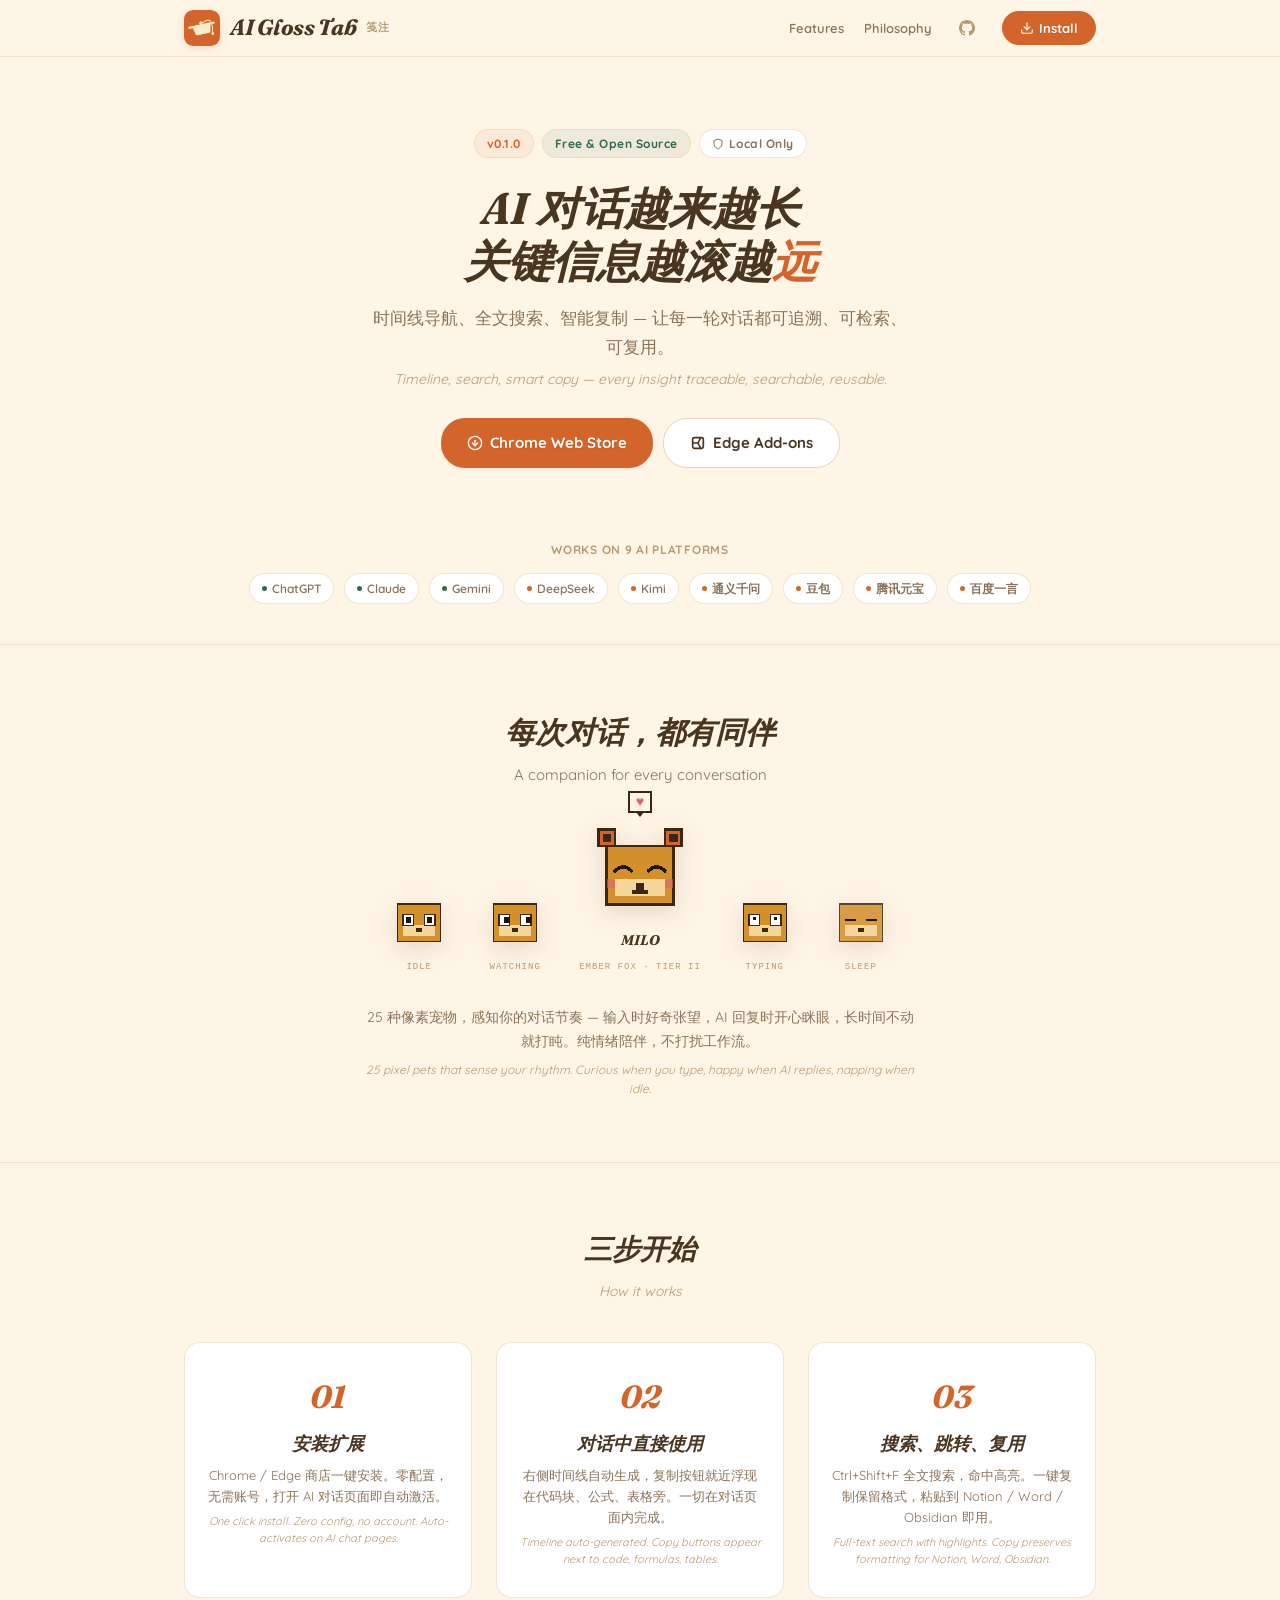
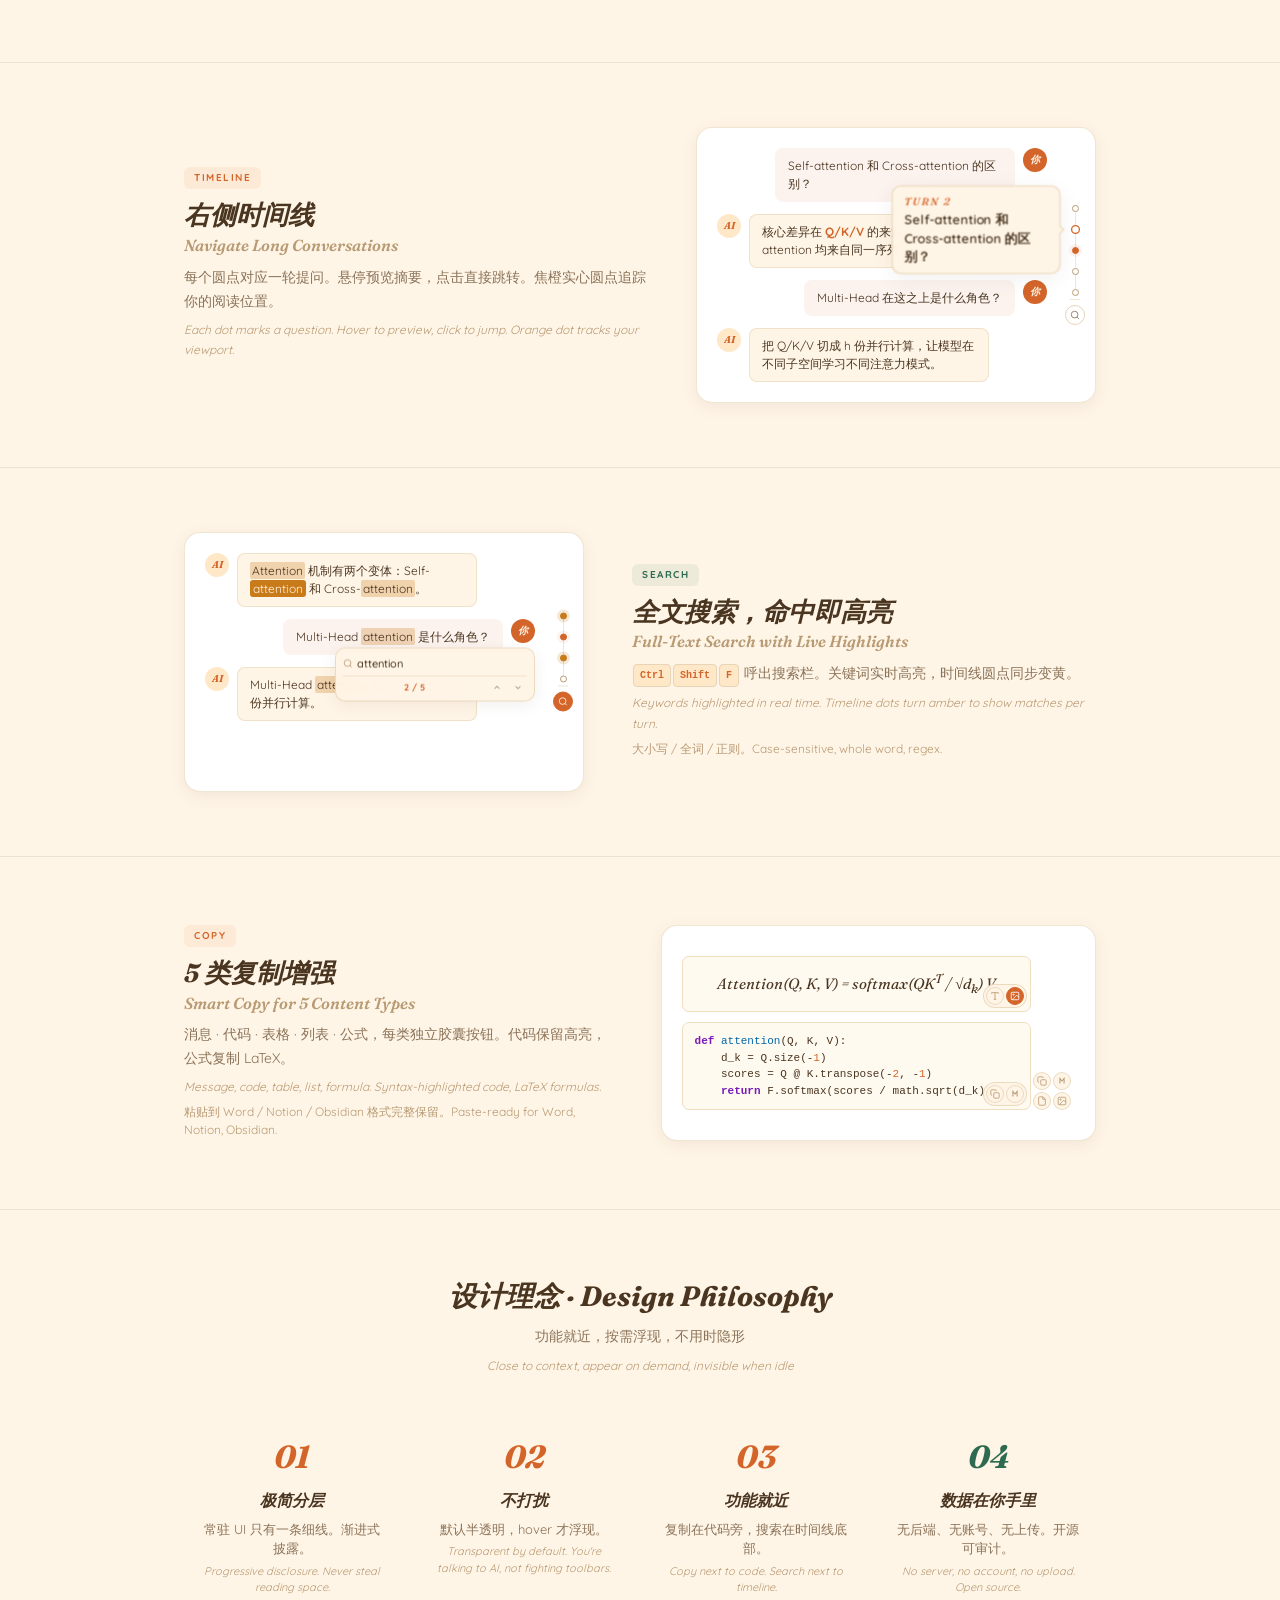
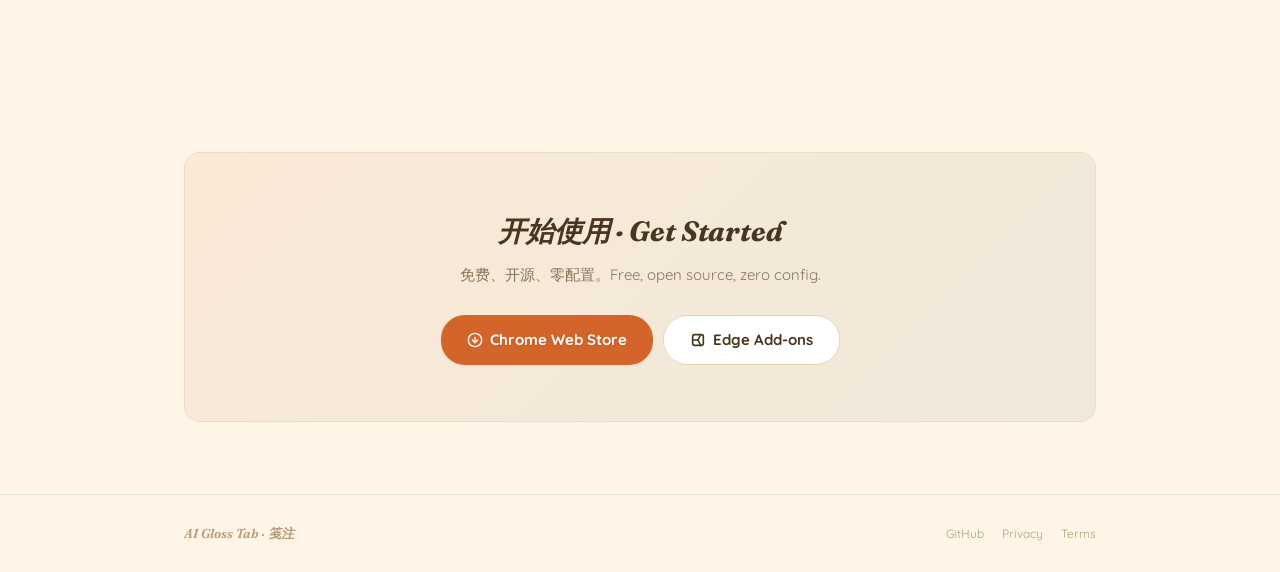
<file: index.html>
<!DOCTYPE html>
<html lang="zh">
<head>
<meta charset="UTF-8">
<meta name="viewport" content="width=device-width, initial-scale=1.0">
<title>AI Gloss Tab - 为 AI 对话做笺注的效率工具</title>
<meta name="description" content="Chrome / Edge 浏览器扩展，为 ChatGPT / Claude / Gemini 等 AI 对话页面提供时间线导航、全文搜索和复制增强。免费、开源、数据全部本地存储。">
<link rel="icon" type="image/png" href="icon-128.png">
<link rel="preconnect" href="https://fonts.googleapis.com">
<link rel="preconnect" href="https://fonts.gstatic.com" crossorigin>
<link href="https://fonts.googleapis.com/css2?family=Fraunces:ital,wght@0,400;0,700;1,400;1,700&family=Quicksand:wght@400;500;600;700&display=swap" rel="stylesheet">
<style>
*, *::before, *::after { margin: 0; padding: 0; box-sizing: border-box; }
:root {
  --canvas:#FFF5E6;--surface:#FFFFFF;--surface-hover:#FFF0D9;--overlay:#FFE8C8;
  --border:#E8D4B6;--border-muted:rgba(232,212,182,0.6);
  --t1:#4A3520;--t2:#8A7258;--t3:#B89A74;
  --accent:#D4652A;--accent-hover:#C4551E;--accent-muted:rgba(212,101,42,0.08);
  --green:#2D6A4F;--green-muted:rgba(45,106,79,0.08);
  --warn:#C97B1A;--mood:#E85D7C;
  --sep:rgba(74,53,32,0.1);
  --sh-sm:0 1px 3px rgba(74,53,32,0.06);--sh-md:0 4px 16px rgba(74,53,32,0.08);--sh-lg:0 8px 32px rgba(74,53,32,0.12);
  --mat:rgba(255,245,230,0.88);--mat-b:rgba(232,212,182,0.5);
  --glass:rgba(255,245,230,0.95);--glass-b:rgba(232,212,182,0.8);
  --code-bg:#FFFAF0;--code-border:#EFDFC0;
  --fd:'Fraunces','Georgia',serif;--fs:'Quicksand',-apple-system,'PingFang SC','Noto Sans SC',sans-serif;--fm:'Menlo','Monaco','Consolas',monospace;
  --r-sm:8px;--r-md:12px;--r-lg:16px;--r-pill:24px;
}
@media(prefers-color-scheme:dark){:root{
  --canvas:#1A1510;--surface:#242018;--surface-hover:#2E2820;--overlay:#38302A;
  --border:#4A3D30;--border-muted:rgba(74,61,48,0.6);
  --t1:#F0E6D4;--t2:#B89A74;--t3:#7A6550;
  --accent:#E8853D;--accent-hover:#D4752D;--accent-muted:rgba(232,133,61,0.1);
  --green:#4CAF7A;--green-muted:rgba(76,175,122,0.1);--warn:#E0A030;
  --sep:rgba(240,230,212,0.08);
  --sh-sm:0 1px 3px rgba(0,0,0,0.15);--sh-md:0 4px 16px rgba(0,0,0,0.2);--sh-lg:0 8px 32px rgba(0,0,0,0.25);
  --mat:rgba(26,21,16,0.88);--mat-b:rgba(74,61,48,0.5);
  --glass:rgba(36,32,24,0.95);--glass-b:rgba(74,61,48,0.8);
  --code-bg:#2E2820;--code-border:#4A3D30;
}}
html{scroll-behavior:smooth;-webkit-font-smoothing:antialiased}
body{background:var(--canvas);color:var(--t1);font-family:var(--fs);font-size:16px;line-height:1.6}
a{color:var(--accent);text-decoration:none}a:hover{color:var(--accent-hover)}
.ctn{max-width:960px;margin:0 auto;padding:0 24px}
img.logo{width:36px;height:36px;border-radius:9px;box-shadow:0 2px 8px rgba(74,53,32,0.15)}
.nav{position:sticky;top:0;z-index:100;background:var(--mat);backdrop-filter:blur(12px);-webkit-backdrop-filter:blur(12px);border-bottom:1px solid var(--mat-b)}
.nav-in{max-width:960px;margin:0 auto;padding:0 24px;display:flex;align-items:center;height:56px;gap:12px}
.nav-brand{display:flex;align-items:center;gap:10px;font-family:var(--fd);font-style:italic;font-weight:700;font-size:22px;color:var(--t1);letter-spacing:-0.3px}
.nav-brand small{font-family:var(--fs);font-style:normal;font-size:11px;font-weight:600;color:var(--t3);letter-spacing:0.5px}
.nav-r{margin-left:auto;display:flex;align-items:center;gap:20px}
.nav-r a.link{color:var(--t2);font-size:13px;font-weight:600;transition:color .1s}.nav-r a.link:hover{color:var(--accent)}
.nav-r .gh{display:flex;align-items:center;justify-content:center;width:30px;height:30px;border-radius:50%;color:var(--t3);transition:color .1s}.nav-r .gh:hover{color:var(--t1)}
.btn-nav{padding:7px 18px;border-radius:var(--r-pill);background:var(--accent);color:#fff!important;font-family:var(--fs);font-weight:700;font-size:13px;display:inline-flex;align-items:center;gap:5px;border:none;cursor:pointer;transition:background .1s;text-shadow:0 1px 1px rgba(0,0,0,0.12)}.btn-nav:hover{background:var(--accent-hover);color:#fff!important}.btn-nav svg{width:14px;height:14px}
.hero{padding:72px 0 48px;text-align:center}
.hero-tags{display:flex;justify-content:center;gap:8px;margin-bottom:24px;flex-wrap:wrap}
.tag{display:inline-flex;align-items:center;gap:5px;padding:4px 12px;border-radius:var(--r-pill);font-size:12px;font-weight:700;letter-spacing:0.5px}
.tag.ver{background:var(--accent-muted);color:var(--accent);border:1px solid var(--border-muted)}
.tag.free{background:var(--green-muted);color:var(--green);border:1px solid var(--border-muted)}
.tag.local{background:var(--surface);color:var(--t2);border:1px solid var(--border-muted)}
.hero h1{font-family:var(--fd);font-style:italic;font-size:44px;font-weight:700;line-height:1.2;margin-bottom:16px}.hero h1 .accent{color:var(--accent)}
.hero .pain{font-size:17px;color:var(--t2);max-width:540px;margin:0 auto 6px;line-height:1.7}
.hero .pain-en{font-size:14px;color:var(--t3);font-style:italic;max-width:540px;margin:0 auto 28px}
.hero-btns{display:flex;justify-content:center;gap:10px;flex-wrap:wrap}
.btn-p{display:inline-flex;align-items:center;gap:7px;padding:12px 26px;border-radius:var(--r-pill);background:var(--accent);color:#fff!important;font-family:var(--fs);font-weight:700;font-size:15px;border:none;cursor:pointer;transition:all .2s;box-shadow:var(--sh-sm);text-shadow:0 1px 2px rgba(0,0,0,0.12)}.btn-p:hover{background:var(--accent-hover);color:#fff!important;box-shadow:var(--sh-md);transform:translateY(-1px)}
.btn-s{display:inline-flex;align-items:center;gap:7px;padding:12px 26px;border-radius:var(--r-pill);background:var(--surface);color:var(--t1);font-family:var(--fs);font-weight:700;font-size:15px;border:1px solid var(--border);cursor:pointer;transition:all .2s}.btn-s:hover{border-color:var(--accent);color:var(--accent);background:var(--surface-hover)}
.btn-p svg,.btn-s svg{width:16px;height:16px;flex-shrink:0}
.plats{padding:24px 0 40px;text-align:center;border-bottom:1px solid var(--sep)}
.plats-label{font-size:12px;font-weight:700;color:var(--t3);text-transform:uppercase;letter-spacing:.06em;margin-bottom:14px}
.plat-row{display:flex;justify-content:center;gap:10px;flex-wrap:wrap}
.plat-chip{display:inline-flex;align-items:center;gap:5px;padding:5px 12px;border-radius:var(--r-pill);background:var(--surface);border:1px solid var(--border-muted);font-size:12px;font-weight:600;color:var(--t2)}
.plat-chip .d{width:5px;height:5px;border-radius:50%}.plat-chip .d.i{background:var(--green)}.plat-chip .d.c{background:var(--accent)}
.pet-show{padding:64px 0;text-align:center}
.pet-show h2{font-family:var(--fd);font-style:italic;font-size:30px;font-weight:700;margin-bottom:6px}
.pet-show .sub{font-size:15px;color:var(--t2);margin-bottom:4px}
.pet-show .sub-en{font-size:13px;color:var(--t3);font-style:italic;margin-bottom:32px}
.pet-row{display:flex;justify-content:center;align-items:flex-end;gap:32px;flex-wrap:wrap}
.pet-card{display:flex;flex-direction:column;align-items:center;gap:8px}
.pet-card svg{filter:drop-shadow(0 6px 12px rgba(58,40,20,0.15))}
.pet-card .name{font-family:var(--fd);font-style:italic;font-size:14px;font-weight:700}
.pet-card .species{font-family:var(--fm);font-size:9px;color:var(--t3);letter-spacing:1px}
.pet-bubble{display:flex;align-items:center;justify-content:center;min-width:24px;height:22px;padding:0 6px;background:var(--glass);border:2px solid #3A2814;font-family:var(--fm);font-size:14px;font-weight:700;color:var(--mood);position:relative}.pet-bubble::after{content:'';position:absolute;left:50%;bottom:-6px;transform:translateX(-50%);border-left:4px solid transparent;border-right:4px solid transparent;border-top:5px solid #3A2814}
.pet-desc{max-width:560px;margin:32px auto 0;font-size:14px;color:var(--t2);line-height:1.7}
.pet-desc-en{max-width:560px;margin:6px auto 0;font-size:12px;color:var(--t3);font-style:italic}
.how{padding:64px 0;border-top:1px solid var(--sep)}
.how h2{font-family:var(--fd);font-style:italic;font-size:28px;font-weight:700;text-align:center;margin-bottom:8px}
.how .sub{text-align:center;font-size:14px;color:var(--t3);font-style:italic;margin-bottom:40px}
.steps{display:grid;grid-template-columns:repeat(3,1fr);gap:24px}
.step{text-align:center;padding:28px 20px;background:var(--surface);border:1px solid var(--border-muted);border-radius:var(--r-lg);transition:all .2s}.step:hover{box-shadow:var(--sh-md);transform:translateY(-2px)}
.step-num{font-family:var(--fd);font-style:italic;font-size:32px;font-weight:700;color:var(--accent);margin-bottom:8px}
.step h3{font-family:var(--fd);font-style:italic;font-size:18px;font-weight:700;margin-bottom:6px}
.step p{font-size:13px;color:var(--t2);line-height:1.6}.step .en{font-size:11px;color:var(--t3);font-style:italic;margin-top:6px}
.feat{padding:64px 0;border-top:1px solid var(--sep)}
.feat-row{display:flex;align-items:center;gap:48px}.feat-row.rev{flex-direction:row-reverse}
.feat-txt{flex:1}
.feat-txt .label{display:inline-block;font-size:10px;font-weight:700;letter-spacing:1.5px;text-transform:uppercase;padding:3px 10px;border-radius:6px;margin-bottom:10px}
.feat-txt .label.o{background:var(--accent-muted);color:var(--accent)}.feat-txt .label.g{background:var(--green-muted);color:var(--green)}
.feat-txt h2{font-family:var(--fd);font-style:italic;font-size:26px;font-weight:700;margin-bottom:10px;line-height:1.3}
.feat-txt h2 .en{font-size:16px;font-weight:600;color:var(--t3);display:block;margin-top:2px}
.feat-txt p{font-size:14px;color:var(--t2);line-height:1.7;margin-bottom:6px}
.feat-txt .enp{font-size:12px;color:var(--t3);font-style:italic;margin-bottom:6px}
.feat-txt .detail{font-size:12px;color:var(--t3);line-height:1.5}
.feat-demo{flex:0 0 400px;position:relative}
.kbd{display:inline-block;padding:2px 6px;background:var(--overlay);border:1px solid var(--border);border-radius:4px;font-family:var(--fm);font-size:10px;color:var(--accent);font-weight:600;margin:0 1px}
.demo-box{background:var(--surface);border:1px solid var(--border-muted);border-radius:var(--r-lg);padding:20px 48px 20px 20px;position:relative;box-shadow:var(--sh-md);min-height:260px;overflow:visible}
.d-chat{display:flex;flex-direction:column;gap:12px}
.d-msg{display:flex;gap:8px;align-items:flex-start}.d-msg.u{flex-direction:row-reverse}
.d-av{width:24px;height:24px;border-radius:50%;background:var(--overlay);flex-shrink:0;display:flex;align-items:center;justify-content:center;font-size:10px;font-weight:700;color:var(--accent);font-family:var(--fd);font-style:italic}
.d-msg.u .d-av{background:var(--accent);color:var(--canvas)}
.d-bb{background:var(--canvas);border:1px solid var(--border-muted);border-radius:8px;padding:8px 12px;font-size:12px;line-height:1.5;max-width:240px}
.d-msg.u .d-bb{background:var(--accent-muted);border-color:transparent}
.d-bb strong{color:var(--accent)}
ace-mark{background:rgba(201,123,26,0.28);padding:1px 2px;border-radius:2px}ace-mark.active{background:var(--warn);color:var(--canvas);padding:1px 3px;border-radius:3px}
.d-rail{position:absolute;right:10px;top:50%;transform:translateY(-50%);display:flex;flex-direction:column;align-items:center}
.d-rail .dot{width:7px;height:7px;border-radius:50%;border:1.5px solid var(--t3);background:transparent;position:relative}
.d-rail .dot.cur{border-color:var(--accent);background:var(--accent);box-shadow:0 0 0 3px var(--accent-muted)}
.d-rail .dot.hov{border-color:var(--accent);transform:scale(1.3)}
.d-rail .dot.match{border-color:var(--warn);background:var(--warn);box-shadow:0 0 0 3px rgba(201,123,26,0.18)}
.d-rail .seg{width:1px;height:14px;background:var(--border-muted)}
.d-rail .divider{width:10px;height:1px;background:var(--border-muted);margin-top:3px}
.d-rail .sbtn{width:20px;height:20px;border-radius:50%;border:1px solid var(--border);background:var(--surface);display:flex;align-items:center;justify-content:center;color:var(--t2);margin-top:5px;cursor:pointer}.d-rail .sbtn svg{width:10px;height:10px}
.d-rail .sbtn.active{background:var(--accent);border-color:var(--accent);color:var(--canvas)}
.dot-pv{position:absolute;right:14px;top:50%;transform:translateY(-50%);background:var(--glass);backdrop-filter:blur(14px);border:1px solid var(--glass-b);border-radius:7px;padding:5px 9px;min-width:130px;max-width:170px;box-shadow:var(--sh-md);z-index:30}
.dot-pv::after{content:'';position:absolute;right:-3px;top:50%;transform:translateY(-50%) rotate(45deg);width:5px;height:5px;background:var(--glass);border-right:1px solid var(--glass-b);border-top:1px solid var(--glass-b)}
.dot-pv .rnd{font-family:var(--fd);font-size:8px;font-weight:600;font-style:italic;text-transform:uppercase;letter-spacing:1px;color:var(--accent);margin-bottom:2px}
.dot-pv .q{font-size:10px;font-weight:600;color:var(--t1);line-height:1.4}
.si{position:absolute;right:38px;bottom:10px;width:200px;background:var(--glass);backdrop-filter:blur(14px);border:1.5px solid var(--glass-b);border-radius:10px;padding:5px 7px;box-shadow:var(--sh-md);z-index:15}
.si-top{display:flex;align-items:center;gap:4px;height:20px}.si-top svg{width:10px;height:10px;color:var(--t3);flex-shrink:0}
.si-top input{flex:1;background:none;border:none;outline:none;font-family:inherit;font-size:11px;font-weight:500;color:var(--t1)}
.si-bot{display:flex;align-items:center;gap:3px;height:20px;border-top:1px solid var(--border-muted);padding-top:3px;margin-top:2px}
.si-bot .cnt{flex:1;text-align:center;font-size:9px;font-weight:700;color:var(--accent);font-variant-numeric:tabular-nums}
.si-bot button{width:18px;height:18px;border-radius:4px;border:none;background:transparent;color:var(--t2);cursor:pointer;display:flex;align-items:center;justify-content:center}.si-bot button svg{width:10px;height:10px}
.demo-copy{background:var(--surface);border:1px solid var(--border-muted);border-radius:var(--r-lg);padding:20px;box-shadow:var(--sh-md)}
.dc-formula{position:relative;background:var(--code-bg);border:1px solid var(--code-border);border-radius:7px;margin:10px 0;padding:12px 16px;text-align:center;font-family:var(--fd);font-size:15px;font-style:italic}
.dc-code{position:relative;background:var(--code-bg);border:1px solid var(--code-border);border-radius:7px;margin:10px 0;overflow:visible}
.dc-code pre{padding:10px 12px;margin:0;font-family:var(--fm);font-size:11px;line-height:1.5;white-space:pre;overflow:hidden}
.dc-code .kw{color:#7A1AB8;font-weight:600}.dc-code .fn{color:#0066AA}.dc-code .str{color:var(--green)}.dc-code .num{color:var(--accent)}.dc-code .cm{color:var(--t3);font-style:italic}
.ace-s{position:absolute;bottom:3px;right:3px;display:flex;gap:2px;padding:2px;background:var(--glass);border:1px solid var(--glass-b);border-radius:12px;backdrop-filter:blur(8px);z-index:10}
.ace-b{width:18px;height:18px;border-radius:50%;border:1px solid var(--glass-b);background:var(--glass);color:var(--t3);display:flex;align-items:center;justify-content:center;flex-shrink:0}.ace-b svg{width:10px;height:10px}
.ace-b.hi{background:var(--accent);color:#fff;border-color:var(--accent)}
.ace-p{position:absolute;right:-40px;bottom:0;display:grid;grid-template-columns:18px 18px;grid-template-rows:18px 18px;gap:2px}
.phi{padding:64px 0;border-top:1px solid var(--sep)}
.phi h2{font-family:var(--fd);font-style:italic;font-size:28px;font-weight:700;text-align:center;margin-bottom:6px}
.phi .sub{text-align:center;font-size:14px;color:var(--t2);margin-bottom:8px}
.phi .sub-en{text-align:center;font-size:12px;color:var(--t3);font-style:italic;margin-bottom:36px}
.phi-grid{display:grid;grid-template-columns:repeat(4,1fr);gap:16px}
.phi-item{text-align:center;padding:20px 16px}
.phi-num{font-family:var(--fd);font-style:italic;font-size:32px;font-weight:700;color:var(--accent);margin-bottom:6px}
.phi-item h3{font-family:var(--fd);font-style:italic;font-size:16px;font-weight:700;margin-bottom:6px}
.phi-item p{font-size:13px;color:var(--t2);line-height:1.5}.phi-item .en{font-size:11px;color:var(--t3);font-style:italic;margin-top:4px}
.cta{padding:72px 0;text-align:center}
.cta-card{background:linear-gradient(135deg,var(--accent-muted) 0%,var(--green-muted) 100%);border:1px solid var(--border-muted);border-radius:var(--r-lg);padding:56px 40px}
.cta h2{font-family:var(--fd);font-style:italic;font-size:28px;font-weight:700;margin-bottom:10px}
.cta p{font-size:15px;color:var(--t2);margin-bottom:28px}
.footer{padding:28px 0;border-top:1px solid var(--sep)}
.foot-in{display:flex;align-items:center;justify-content:space-between;max-width:960px;margin:0 auto;padding:0 24px}
.foot-brand{font-family:var(--fd);font-style:italic;font-size:13px;font-weight:600;color:var(--t3)}
.foot-links{display:flex;gap:18px}.foot-links a{font-size:12px;color:var(--t3)}.foot-links a:hover{color:var(--accent)}
@media(max-width:768px){
  .hero h1{font-size:32px}.steps{grid-template-columns:1fr}
  .feat-row,.feat-row.rev{flex-direction:column}.feat-demo{flex:none;width:100%;max-width:400px}
  .phi-grid{grid-template-columns:repeat(2,1fr)}.pet-row{gap:20px}
  .nav-r a.link{display:none}.foot-in{flex-direction:column;gap:10px}
}
</style>
</head>
<body>
<nav class="nav"><div class="nav-in">
  <a href="/" class="nav-brand"><img class="logo" src="icon-128.png" alt=""><span>AI Gloss Tab</span><small>笺注</small></a>
  <div class="nav-r">
    <a href="#features" class="link">Features</a>
    <a href="#philosophy" class="link">Philosophy</a>
    <a href="https://github.com/Godvvs/gloss-tab" target="_blank" class="gh" title="GitHub"><svg width="16" height="16" viewBox="0 0 24 24" fill="currentColor"><path d="M12 0c-6.626 0-12 5.373-12 12 0 5.302 3.438 9.8 8.207 11.387.599.111.793-.261.793-.577v-2.234c-3.338.726-4.033-1.416-4.033-1.416-.546-1.387-1.333-1.756-1.333-1.756-1.089-.745.083-.729.083-.729 1.205.084 1.839 1.237 1.839 1.237 1.07 1.834 2.807 1.304 3.492.997.107-.775.418-1.305.762-1.604-2.665-.305-5.467-1.334-5.467-5.931 0-1.311.469-2.381 1.236-3.221-.124-.303-.535-1.524.117-3.176 0 0 1.008-.322 3.301 1.23.957-.266 1.983-.399 3.003-.404 1.02.005 2.047.138 3.006.404 2.291-1.552 3.297-1.23 3.297-1.23.653 1.653.242 2.874.118 3.176.77.84 1.235 1.911 1.235 3.221 0 4.609-2.807 5.624-5.479 5.921.43.372.823 1.102.823 2.222v3.293c0 .319.192.694.801.576 4.765-1.589 8.199-6.086 8.199-11.386 0-6.627-5.373-12-12-12z"/></svg></a>
    <a href="#install" class="btn-nav"><svg viewBox="0 0 24 24" fill="none" stroke="currentColor" stroke-width="2" stroke-linecap="round" stroke-linejoin="round"><path d="M21 15v4a2 2 0 0 1-2 2H5a2 2 0 0 1-2-2v-4"/><polyline points="7 10 12 15 17 10"/><line x1="12" y1="15" x2="12" y2="3"/></svg>Install</a>
  </div>
</div></nav>
<section class="hero"><div class="ctn">
  <div class="hero-tags"><span class="tag ver">v0.1.0</span><span class="tag free">Free &amp; Open Source</span><span class="tag local"><svg width="12" height="12" viewBox="0 0 24 24" fill="none" stroke="currentColor" stroke-width="2"><path d="M12 22s8-4 8-10V5l-8-3-8 3v7c0 6 8 10 8 10z"/></svg> Local Only</span></div>
  <h1>AI 对话越来越长<br>关键信息越滚越<span class="accent">远</span></h1>
  <p class="pain">时间线导航、全文搜索、智能复制 &mdash; 让每一轮对话都可追溯、可检索、可复用。</p>
  <p class="pain-en">Timeline, search, smart copy &mdash; every insight traceable, searchable, reusable.</p>
  <div class="hero-btns" id="install">
    <a href="https://chromewebstore.google.com/detail/ai-gloss-tab/bofmonmmkbdkcnkbadakchemhnphgnhf" class="btn-p" target="_blank"><svg width="16" height="16" viewBox="0 0 24 24" fill="none" stroke="currentColor" stroke-width="2" stroke-linecap="round" stroke-linejoin="round"><circle cx="12" cy="12" r="10"/><polyline points="8 12 12 16 16 12"/><line x1="12" y1="8" x2="12" y2="16"/></svg>Chrome Web Store</a>
    <a href="https://microsoftedge.microsoft.com/addons/detail/ai-gloss-tab/pacegalklegjjpkhonpgeiekglfgclbd" class="btn-s" target="_blank"><svg width="16" height="16" viewBox="0 0 24 24" fill="none" stroke="currentColor" stroke-width="2.5" stroke-linecap="round" stroke-linejoin="round"><rect x="4" y="4" width="16" height="16" rx="3"/><path d="M4 12h8l4-8"/><path d="M12 12l4 8"/></svg>Edge Add-ons</a>
  </div>
</div></section>
<section class="plats"><div class="ctn">
  <div class="plats-label">Works on 9 AI platforms</div>
  <div class="plat-row">
    <span class="plat-chip"><span class="d i"></span>ChatGPT</span><span class="plat-chip"><span class="d i"></span>Claude</span><span class="plat-chip"><span class="d i"></span>Gemini</span>
    <span class="plat-chip"><span class="d c"></span>DeepSeek</span><span class="plat-chip"><span class="d c"></span>Kimi</span><span class="plat-chip"><span class="d c"></span>通义千问</span>
    <span class="plat-chip"><span class="d c"></span>豆包</span><span class="plat-chip"><span class="d c"></span>腾讯元宝</span><span class="plat-chip"><span class="d c"></span>百度一言</span>
  </div>
</div></section>
<section class="pet-show"><div class="ctn">
  <h2>每次对话，都有同伴</h2>
  <p class="sub">A companion for every conversation</p>
  <div class="pet-row">
    <div class="pet-card"><svg width="64" height="64" viewBox="0 0 12 12" shape-rendering="crispEdges"><rect x="2" y="3" width="8" height="7" fill="#D4902A" stroke="#3A2814" stroke-width="0.3"/><rect x="3" y="7" width="6" height="2" fill="#F4D59C"/><rect x="3" y="5" width="2" height="2" fill="#FFF" stroke="#3A2814" stroke-width="0.25"/><rect x="7" y="5" width="2" height="2" fill="#FFF" stroke="#3A2814" stroke-width="0.25"/><rect x="3.5" y="5.5" width="1" height="1" fill="#1A1510"/><rect x="7.5" y="5.5" width="1" height="1" fill="#1A1510"/><rect x="5.5" y="7.5" width="1" height=".8" fill="#3A2814"/></svg><div class="species">IDLE</div></div>
    <div class="pet-card"><svg width="64" height="64" viewBox="0 0 12 12" shape-rendering="crispEdges"><rect x="2" y="3" width="8" height="7" fill="#D4902A" stroke="#3A2814" stroke-width="0.3"/><rect x="3" y="7" width="6" height="2" fill="#F4D59C"/><rect x="3" y="5" width="2" height="2" fill="#FFF" stroke="#3A2814" stroke-width="0.25"/><rect x="7" y="5" width="2" height="2" fill="#FFF" stroke="#3A2814" stroke-width="0.25"/><rect x="4" y="5.5" width="1" height="1" fill="#1A1510"/><rect x="8" y="5.5" width="1" height="1" fill="#1A1510"/><rect x="5.5" y="7.5" width="1" height=".8" fill="#3A2814"/></svg><div class="species">WATCHING</div></div>
    <div class="pet-card"><div class="pet-bubble">♥</div><svg width="100" height="100" viewBox="0 0 12 12" shape-rendering="crispEdges"><rect x="1" y="1" width="2" height="2" fill="#D4652A" stroke="#3A2814" stroke-width="0.3"/><rect x="9" y="1" width="2" height="2" fill="#D4652A" stroke="#3A2814" stroke-width="0.3"/><rect x="1.5" y="1.5" width="1" height="1" fill="#3A2814"/><rect x="9.5" y="1.5" width="1" height="1" fill="#3A2814"/><rect x="2" y="3" width="8" height="7" fill="#D4902A" stroke="#3A2814" stroke-width="0.3"/><rect x="3" y="7" width="6" height="2" fill="#F4D59C"/><path d="M3 6 Q4 5 5 6" stroke="#1A1510" stroke-width="0.4" fill="none" stroke-linecap="round"/><path d="M7 6 Q8 5 9 6" stroke="#1A1510" stroke-width="0.4" fill="none" stroke-linecap="round"/><rect x="5.5" y="7.5" width="1" height=".8" fill="#3A2814"/><rect x="5" y="8.3" width="2" height=".5" fill="#3A2814"/><rect x="2" y="7" width="1" height="1" fill="#E85D7C" opacity="0.55"/><rect x="9" y="7" width="1" height="1" fill="#E85D7C" opacity="0.55"/></svg><div class="name">MILO</div><div class="species">EMBER FOX · TIER II</div></div>
    <div class="pet-card"><svg width="64" height="64" viewBox="0 0 12 12" shape-rendering="crispEdges"><rect x="2" y="3" width="8" height="7" fill="#D4902A" stroke="#3A2814" stroke-width="0.3"/><rect x="3" y="7" width="6" height="2" fill="#F4D59C"/><rect x="3" y="5" width="2" height="2" fill="#FFF" stroke="#3A2814" stroke-width="0.25"/><rect x="7" y="5" width="2" height="2" fill="#FFF" stroke="#3A2814" stroke-width="0.25"/><rect x="3.75" y="5.45" width=".5" height=".5" fill="#1A1510"/><rect x="7.75" y="5.45" width=".5" height=".5" fill="#1A1510"/><rect x="5.5" y="7.5" width="1" height=".8" fill="#3A2814"/></svg><div class="species">TYPING</div></div>
    <div class="pet-card"><svg width="64" height="64" viewBox="0 0 12 12" shape-rendering="crispEdges"><rect x="2" y="3" width="8" height="7" fill="#D4902A" stroke="#3A2814" stroke-width="0.3" opacity=".85"/><rect x="3" y="7" width="6" height="2" fill="#F4D59C"/><rect x="3" y="5.8" width="2" height=".35" fill="#1A1510"/><rect x="7" y="5.8" width="2" height=".35" fill="#1A1510"/><rect x="5.5" y="7.5" width="1" height=".8" fill="#3A2814"/></svg><div class="species">SLEEP</div></div>
  </div>
  <p class="pet-desc">25 种像素宠物，感知你的对话节奏 &mdash; 输入时好奇张望，AI 回复时开心眯眼，长时间不动就打盹。纯情绪陪伴，不打扰工作流。</p>
  <p class="pet-desc-en">25 pixel pets that sense your rhythm. Curious when you type, happy when AI replies, napping when idle.</p>
</div></section>
<section class="how" id="features"><div class="ctn">
  <h2>三步开始</h2><p class="sub">How it works</p>
  <div class="steps">
    <div class="step"><div class="step-num">01</div><h3>安装扩展</h3><p>Chrome / Edge 商店一键安装。零配置，无需账号，打开 AI 对话页面即自动激活。</p><p class="en">One click install. Zero config, no account. Auto-activates on AI chat pages.</p></div>
    <div class="step"><div class="step-num">02</div><h3>对话中直接使用</h3><p>右侧时间线自动生成，复制按钮就近浮现在代码块、公式、表格旁。一切在对话页面内完成。</p><p class="en">Timeline auto-generated. Copy buttons appear next to code, formulas, tables.</p></div>
    <div class="step"><div class="step-num">03</div><h3>搜索、跳转、复用</h3><p>Ctrl+Shift+F 全文搜索，命中高亮。一键复制保留格式，粘贴到 Notion / Word / Obsidian 即用。</p><p class="en">Full-text search with highlights. Copy preserves formatting for Notion, Word, Obsidian.</p></div>
  </div>
</div></section>
<section class="feat"><div class="ctn"><div class="feat-row">
  <div class="feat-txt"><span class="label o">TIMELINE</span><h2>右侧时间线<span class="en">Navigate Long Conversations</span></h2><p>每个圆点对应一轮提问。悬停预览摘要，点击直接跳转。焦橙实心圆点追踪你的阅读位置。</p><p class="enp">Each dot marks a question. Hover to preview, click to jump. Orange dot tracks your viewport.</p></div>
  <div class="feat-demo"><div class="demo-box"><div class="d-chat"><div class="d-msg u"><div class="d-av">你</div><div class="d-bb">Self-attention 和 Cross-attention 的区别？</div></div><div class="d-msg"><div class="d-av">AI</div><div class="d-bb">核心差异在 <strong>Q/K/V</strong> 的来源：Self-attention 均来自同一序列...</div></div><div class="d-msg u"><div class="d-av">你</div><div class="d-bb">Multi-Head 在这之上是什么角色？</div></div><div class="d-msg"><div class="d-av">AI</div><div class="d-bb">把 Q/K/V 切成 h 份并行计算，让模型在不同子空间学习不同注意力模式。</div></div></div><div class="d-rail"><div class="dot"></div><div class="seg"></div><div class="dot hov" style="position:relative"><div class="dot-pv"><div class="rnd">Turn 2</div><div class="q">Self-attention 和 Cross-attention 的区别？</div></div></div><div class="seg"></div><div class="dot cur"></div><div class="seg"></div><div class="dot"></div><div class="seg"></div><div class="dot"></div><div class="divider"></div><button class="sbtn"><svg viewBox="0 0 24 24" fill="none" stroke="currentColor" stroke-width="2"><circle cx="11" cy="11" r="8"/><path d="m21 21-4.35-4.35"/></svg></button></div></div></div>
</div></div></section>
<section class="feat"><div class="ctn"><div class="feat-row rev">
  <div class="feat-txt"><span class="label g">SEARCH</span><h2>全文搜索，命中即高亮<span class="en">Full-Text Search with Live Highlights</span></h2><p><span class="kbd">Ctrl</span><span class="kbd">Shift</span><span class="kbd">F</span> 呼出搜索栏。关键词实时高亮，时间线圆点同步变黄。</p><p class="enp">Keywords highlighted in real time. Timeline dots turn amber to show matches per turn.</p><p class="detail">大小写 / 全词 / 正则。Case-sensitive, whole word, regex.</p></div>
  <div class="feat-demo"><div class="demo-box"><div class="d-chat"><div class="d-msg"><div class="d-av">AI</div><div class="d-bb"><ace-mark>Attention</ace-mark> 机制有两个变体：Self-<ace-mark class="active">attention</ace-mark> 和 Cross-<ace-mark>attention</ace-mark>。</div></div><div class="d-msg u"><div class="d-av">你</div><div class="d-bb">Multi-Head <ace-mark>attention</ace-mark> 是什么角色？</div></div><div class="d-msg"><div class="d-av">AI</div><div class="d-bb">Multi-Head <ace-mark>attention</ace-mark> 把 Q/K/V 切成 h 份并行计算。</div></div></div><div class="d-rail"><div class="dot match"></div><div class="seg"></div><div class="dot cur"></div><div class="seg"></div><div class="dot match"></div><div class="seg"></div><div class="dot"></div><div class="divider"></div><button class="sbtn active"><svg viewBox="0 0 24 24" fill="none" stroke="currentColor" stroke-width="2"><circle cx="11" cy="11" r="8"/><path d="m21 21-4.35-4.35"/></svg></button><div class="si"><div class="si-top"><svg viewBox="0 0 24 24" fill="none" stroke="currentColor" stroke-width="2"><circle cx="11" cy="11" r="8"/><path d="m21 21-4.35-4.35"/></svg><input value="attention" readonly></div><div class="si-bot"><span class="cnt">2 / 5</span><button><svg viewBox="0 0 24 24" fill="none" stroke="currentColor" stroke-width="2.2"><polyline points="18 15 12 9 6 15"/></svg></button><button><svg viewBox="0 0 24 24" fill="none" stroke="currentColor" stroke-width="2.2"><polyline points="6 9 12 15 18 9"/></svg></button></div></div></div></div></div>
</div></div></section>
<section class="feat"><div class="ctn"><div class="feat-row">
  <div class="feat-txt"><span class="label o">COPY</span><h2>5 类复制增强<span class="en">Smart Copy for 5 Content Types</span></h2><p>消息 · 代码 · 表格 · 列表 · 公式，每类独立胶囊按钮。代码保留高亮，公式复制 LaTeX。</p><p class="enp">Message, code, table, list, formula. Syntax-highlighted code, LaTeX formulas.</p><p class="detail">粘贴到 Word / Notion / Obsidian 格式完整保留。Paste-ready for Word, Notion, Obsidian.</p></div>
  <div class="feat-demo"><div class="demo-copy"><div style="position:relative;margin-right:44px"><div class="dc-formula"><span style="font-style:italic">Attention</span>(Q, K, V) = softmax(QK<sup>T</sup> / &#8730;d<sub>k</sub>) V<div class="ace-s"><div class="ace-b"><svg viewBox="0 0 24 24" fill="none" stroke="currentColor" stroke-width="2"><path d="M4 7V4h16v3"/><path d="M9 20h6"/><path d="M12 4v16"/></svg></div><div class="ace-b hi"><svg viewBox="0 0 24 24" fill="none" stroke="currentColor" stroke-width="2"><rect x="3" y="3" width="18" height="18" rx="2"/><circle cx="8.5" cy="8.5" r="1.5"/><path d="m21 15-5-5L5 21"/></svg></div></div></div><div class="dc-code"><pre><code><span class="kw">def</span> <span class="fn">attention</span>(Q, K, V):
    d_k = Q.size(-<span class="num">1</span>)
    scores = Q @ K.transpose(-<span class="num">2</span>, -<span class="num">1</span>)
    <span class="kw">return</span> F.softmax(scores / math.sqrt(d_k)) @ V</code></pre><div class="ace-s"><div class="ace-b"><svg viewBox="0 0 24 24" fill="none" stroke="currentColor" stroke-width="2"><rect x="9" y="9" width="13" height="13" rx="2"/><path d="M5 15H4a2 2 0 0 1-2-2V4a2 2 0 0 1 2-2h9a2 2 0 0 1 2 2v1"/></svg></div><div class="ace-b"><svg viewBox="0 0 24 24" fill="none" stroke="currentColor" stroke-width="2.5"><path d="M7 18V6l5 6 5-6v12"/></svg></div></div></div><div class="ace-p"><div class="ace-b"><svg viewBox="0 0 24 24" fill="none" stroke="currentColor" stroke-width="2"><rect x="9" y="9" width="13" height="13" rx="2"/><path d="M5 15H4a2 2 0 0 1-2-2V4a2 2 0 0 1 2-2h9a2 2 0 0 1 2 2v1"/></svg></div><div class="ace-b"><svg viewBox="0 0 24 24" fill="none" stroke="currentColor" stroke-width="2.5"><path d="M7 18V6l5 6 5-6v12"/></svg></div><div class="ace-b"><svg viewBox="0 0 24 24" fill="none" stroke="currentColor" stroke-width="2"><path d="M14.5 2H6a2 2 0 0 0-2 2v16a2 2 0 0 0 2 2h12a2 2 0 0 0 2-2V7.5L14.5 2z"/><polyline points="14 2 14 8 20 8"/></svg></div><div class="ace-b"><svg viewBox="0 0 24 24" fill="none" stroke="currentColor" stroke-width="2"><rect x="3" y="3" width="18" height="18" rx="2"/><circle cx="8.5" cy="8.5" r="1.5"/><path d="m21 15-5-5L5 21"/></svg></div></div></div></div></div>
</div></div></section>
<section class="phi" id="philosophy"><div class="ctn">
  <h2>设计理念 · Design Philosophy</h2><p class="sub">功能就近，按需浮现，不用时隐形</p><p class="sub-en">Close to context, appear on demand, invisible when idle</p>
  <div class="phi-grid">
    <div class="phi-item"><div class="phi-num">01</div><h3>极简分层</h3><p>常驻 UI 只有一条细线。渐进式披露。</p><p class="en">Progressive disclosure. Never steal reading space.</p></div>
    <div class="phi-item"><div class="phi-num">02</div><h3>不打扰</h3><p>默认半透明，hover 才浮现。</p><p class="en">Transparent by default. You're talking to AI, not fighting toolbars.</p></div>
    <div class="phi-item"><div class="phi-num">03</div><h3>功能就近</h3><p>复制在代码旁，搜索在时间线底部。</p><p class="en">Copy next to code. Search next to timeline.</p></div>
    <div class="phi-item"><div class="phi-num" style="color:var(--green)">04</div><h3>数据在你手里</h3><p>无后端、无账号、无上传。开源可审计。</p><p class="en">No server, no account, no upload. Open source.</p></div>
  </div>
</div></section>
<section class="cta"><div class="ctn"><div class="cta-card">
  <h2>开始使用 · Get Started</h2><p>免费、开源、零配置。Free, open source, zero config.</p>
  <div class="hero-btns">
    <a href="https://chromewebstore.google.com/detail/ai-gloss-tab/bofmonmmkbdkcnkbadakchemhnphgnhf" class="btn-p" target="_blank"><svg width="16" height="16" viewBox="0 0 24 24" fill="none" stroke="currentColor" stroke-width="2" stroke-linecap="round" stroke-linejoin="round"><circle cx="12" cy="12" r="10"/><polyline points="8 12 12 16 16 12"/><line x1="12" y1="8" x2="12" y2="16"/></svg>Chrome Web Store</a>
    <a href="https://microsoftedge.microsoft.com/addons/detail/ai-gloss-tab/pacegalklegjjpkhonpgeiekglfgclbd" class="btn-s" target="_blank"><svg width="16" height="16" viewBox="0 0 24 24" fill="none" stroke="currentColor" stroke-width="2.5" stroke-linecap="round" stroke-linejoin="round"><rect x="4" y="4" width="16" height="16" rx="3"/><path d="M4 12h8l4-8"/><path d="M12 12l4 8"/></svg>Edge Add-ons</a>
  </div>
</div></div></section>
<footer class="footer"><div class="foot-in">
  <span class="foot-brand">AI Gloss Tab · 笺注</span>
  <div class="foot-links"><a href="https://github.com/Godvvs/gloss-tab" target="_blank">GitHub</a><a href="privacy.html">Privacy</a><a href="terms.html">Terms</a></div>
</div></footer>
</body>
</html>
</file>
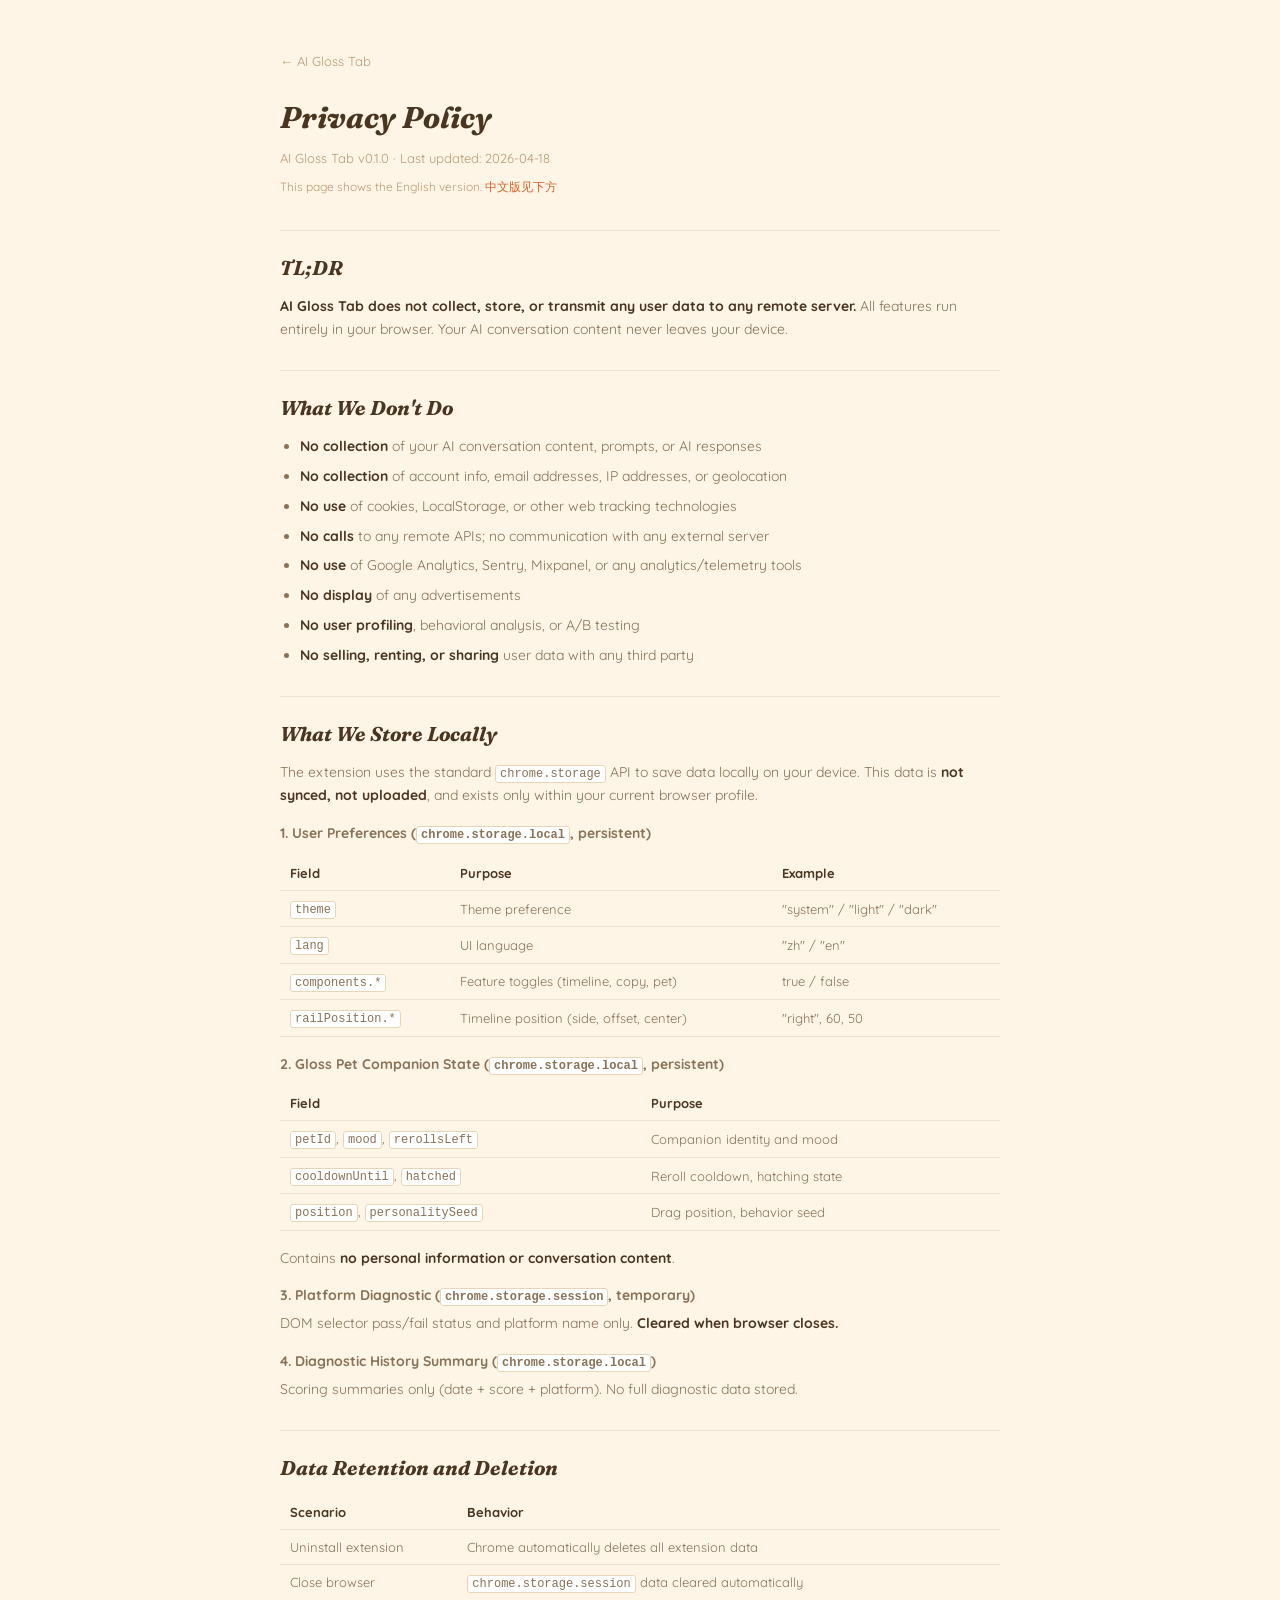
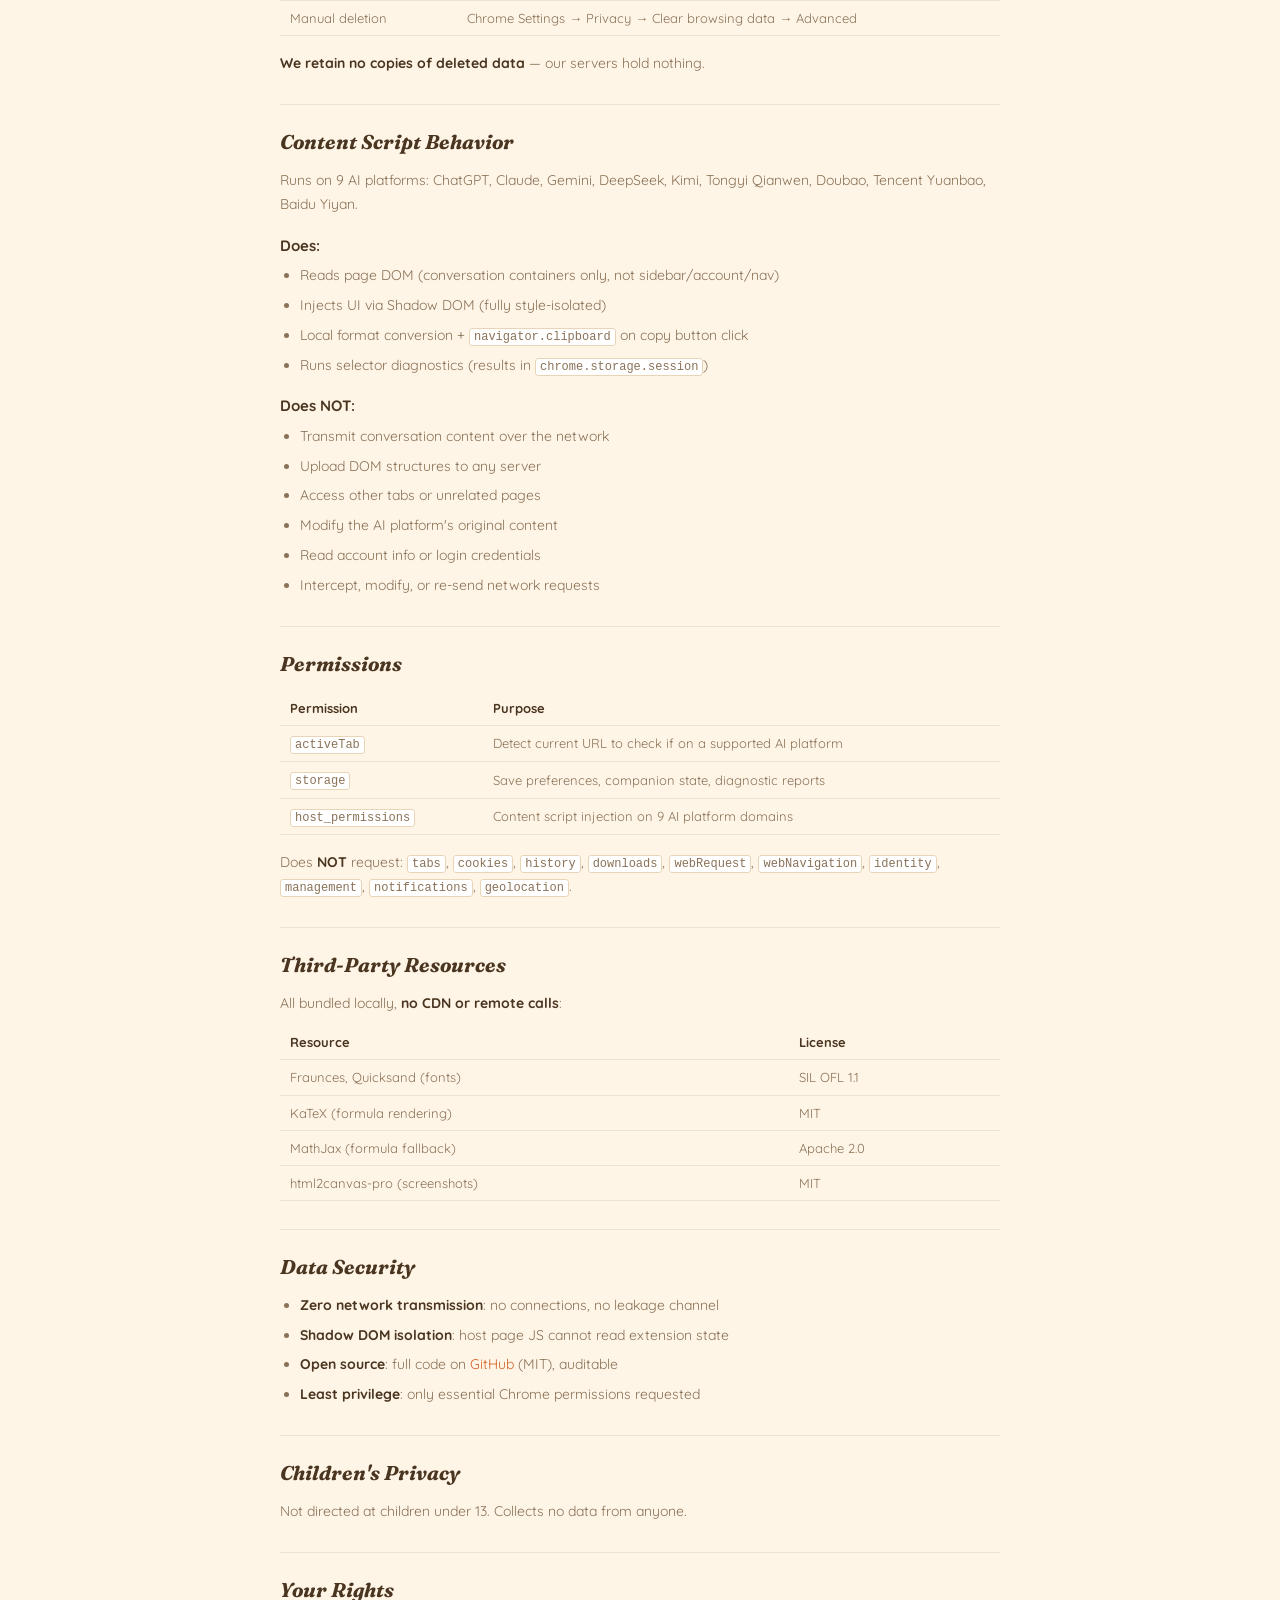
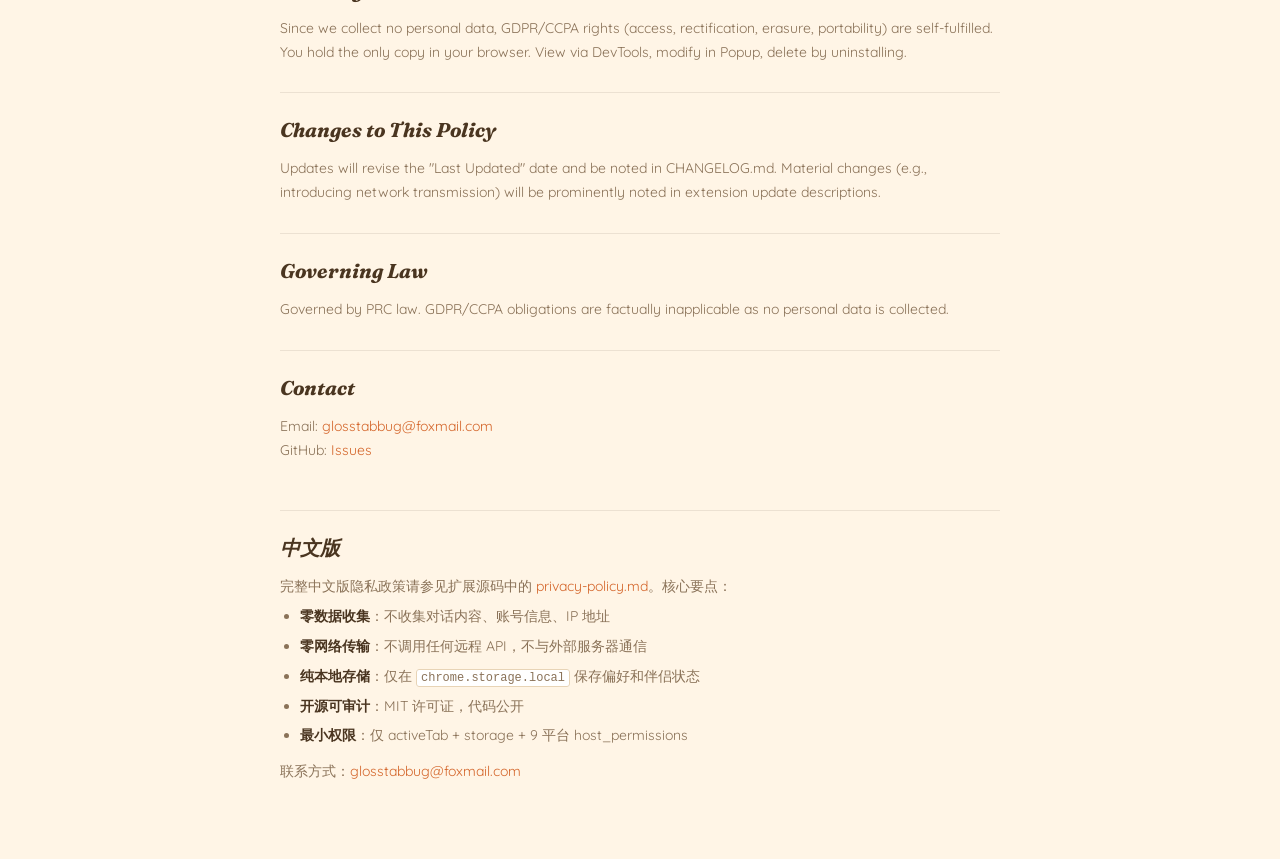
<file: privacy.html>
<!DOCTYPE html>
<html lang="en">
<head>
<meta charset="UTF-8">
<meta name="viewport" content="width=device-width, initial-scale=1.0">
<title>Privacy Policy - AI Gloss Tab</title>
<link rel="icon" type="image/png" href="icon-128.png">
<link rel="preconnect" href="https://fonts.googleapis.com">
<link rel="preconnect" href="https://fonts.gstatic.com" crossorigin>
<link href="https://fonts.googleapis.com/css2?family=Fraunces:ital,wght@0,400;0,700;1,400;1,700&family=Quicksand:wght@400;500;600;700&display=swap" rel="stylesheet">
<style>
*{margin:0;padding:0;box-sizing:border-box}
:root{--canvas:#FFF5E6;--surface:#FFFFFF;--t1:#4A3520;--t2:#8A7258;--t3:#B89A74;--accent:#D4652A;--green:#2D6A4F;--border:#E8D4B6;--sep:rgba(74,53,32,0.1);--fd:'Fraunces','Georgia',serif;--fs:'Quicksand',-apple-system,'PingFang SC',sans-serif;--fm:'Menlo','Monaco','Consolas',monospace}
@media(prefers-color-scheme:dark){:root{--canvas:#1A1510;--surface:#242018;--t1:#F0E6D4;--t2:#B89A74;--t3:#7A6550;--accent:#E8853D;--green:#4CAF7A;--border:#4A3D30;--sep:rgba(240,230,212,0.08)}}
html{scroll-behavior:smooth;-webkit-font-smoothing:antialiased}
body{background:var(--canvas);color:var(--t1);font-family:var(--fs);font-size:15px;line-height:1.7;padding:48px 24px 80px}
.wrap{max-width:720px;margin:0 auto}
a{color:var(--accent);text-decoration:none}a:hover{text-decoration:underline}
h1{font-family:var(--fd);font-style:italic;font-size:30px;font-weight:700;margin-bottom:4px}
.meta{font-size:13px;color:var(--t3);margin-bottom:8px}
.lang-switch{font-size:12px;color:var(--t3);margin-bottom:32px}
h2{font-family:var(--fd);font-style:italic;font-size:20px;font-weight:700;margin:28px 0 10px;padding-top:20px;border-top:1px solid var(--sep)}
h3{font-size:15px;font-weight:700;margin:16px 0 6px}
h4{font-size:14px;font-weight:700;margin:14px 0 4px;color:var(--t2)}
p,li{color:var(--t2);margin-bottom:6px;font-size:14px}
ul{padding-left:20px;margin-bottom:12px}
table{width:100%;border-collapse:collapse;margin:10px 0 16px}
th,td{text-align:left;padding:6px 10px;border-bottom:1px solid var(--sep);font-size:13px}
th{font-weight:700;color:var(--t1)}td{color:var(--t2)}
code{font-family:var(--fm);font-size:12px;background:var(--surface);padding:1px 4px;border-radius:3px;border:1px solid var(--border)}
.back{display:inline-block;margin-bottom:20px;font-size:13px;color:var(--t3)}.back:hover{color:var(--accent)}
strong{color:var(--t1)}
</style>
</head>
<body>
<div class="wrap">
<a href="/" class="back">&larr; AI Gloss Tab</a>
<h1>Privacy Policy</h1>
<p class="meta">AI Gloss Tab v0.1.0 &middot; Last updated: 2026-04-18</p>
<p class="lang-switch">This page shows the English version. <a href="#chinese">中文版见下方</a></p>

<h2>TL;DR</h2>
<p><strong>AI Gloss Tab does not collect, store, or transmit any user data to any remote server.</strong> All features run entirely in your browser. Your AI conversation content never leaves your device.</p>

<h2>What We Don't Do</h2>
<ul>
<li><strong>No collection</strong> of your AI conversation content, prompts, or AI responses</li>
<li><strong>No collection</strong> of account info, email addresses, IP addresses, or geolocation</li>
<li><strong>No use</strong> of cookies, LocalStorage, or other web tracking technologies</li>
<li><strong>No calls</strong> to any remote APIs; no communication with any external server</li>
<li><strong>No use</strong> of Google Analytics, Sentry, Mixpanel, or any analytics/telemetry tools</li>
<li><strong>No display</strong> of any advertisements</li>
<li><strong>No user profiling</strong>, behavioral analysis, or A/B testing</li>
<li><strong>No selling, renting, or sharing</strong> user data with any third party</li>
</ul>

<h2>What We Store Locally</h2>
<p>The extension uses the standard <code>chrome.storage</code> API to save data locally on your device. This data is <strong>not synced, not uploaded</strong>, and exists only within your current browser profile.</p>

<h4>1. User Preferences (<code>chrome.storage.local</code>, persistent)</h4>
<table><tr><th>Field</th><th>Purpose</th><th>Example</th></tr>
<tr><td><code>theme</code></td><td>Theme preference</td><td>"system" / "light" / "dark"</td></tr>
<tr><td><code>lang</code></td><td>UI language</td><td>"zh" / "en"</td></tr>
<tr><td><code>components.*</code></td><td>Feature toggles (timeline, copy, pet)</td><td>true / false</td></tr>
<tr><td><code>railPosition.*</code></td><td>Timeline position (side, offset, center)</td><td>"right", 60, 50</td></tr>
</table>

<h4>2. Gloss Pet Companion State (<code>chrome.storage.local</code>, persistent)</h4>
<table><tr><th>Field</th><th>Purpose</th></tr>
<tr><td><code>petId</code>, <code>mood</code>, <code>rerollsLeft</code></td><td>Companion identity and mood</td></tr>
<tr><td><code>cooldownUntil</code>, <code>hatched</code></td><td>Reroll cooldown, hatching state</td></tr>
<tr><td><code>position</code>, <code>personalitySeed</code></td><td>Drag position, behavior seed</td></tr>
</table>
<p>Contains <strong>no personal information or conversation content</strong>.</p>

<h4>3. Platform Diagnostic (<code>chrome.storage.session</code>, temporary)</h4>
<p>DOM selector pass/fail status and platform name only. <strong>Cleared when browser closes.</strong></p>

<h4>4. Diagnostic History Summary (<code>chrome.storage.local</code>)</h4>
<p>Scoring summaries only (date + score + platform). No full diagnostic data stored.</p>

<h2>Data Retention and Deletion</h2>
<table><tr><th>Scenario</th><th>Behavior</th></tr>
<tr><td>Uninstall extension</td><td>Chrome automatically deletes all extension data</td></tr>
<tr><td>Close browser</td><td><code>chrome.storage.session</code> data cleared automatically</td></tr>
<tr><td>Manual deletion</td><td>Chrome Settings &rarr; Privacy &rarr; Clear browsing data &rarr; Advanced</td></tr>
</table>
<p><strong>We retain no copies of deleted data</strong> &mdash; our servers hold nothing.</p>

<h2>Content Script Behavior</h2>
<p>Runs on 9 AI platforms: ChatGPT, Claude, Gemini, DeepSeek, Kimi, Tongyi Qianwen, Doubao, Tencent Yuanbao, Baidu Yiyan.</p>
<h3>Does:</h3>
<ul>
<li>Reads page DOM (conversation containers only, not sidebar/account/nav)</li>
<li>Injects UI via Shadow DOM (fully style-isolated)</li>
<li>Local format conversion + <code>navigator.clipboard</code> on copy button click</li>
<li>Runs selector diagnostics (results in <code>chrome.storage.session</code>)</li>
</ul>
<h3>Does NOT:</h3>
<ul>
<li>Transmit conversation content over the network</li>
<li>Upload DOM structures to any server</li>
<li>Access other tabs or unrelated pages</li>
<li>Modify the AI platform's original content</li>
<li>Read account info or login credentials</li>
<li>Intercept, modify, or re-send network requests</li>
</ul>

<h2>Permissions</h2>
<table><tr><th>Permission</th><th>Purpose</th></tr>
<tr><td><code>activeTab</code></td><td>Detect current URL to check if on a supported AI platform</td></tr>
<tr><td><code>storage</code></td><td>Save preferences, companion state, diagnostic reports</td></tr>
<tr><td><code>host_permissions</code></td><td>Content script injection on 9 AI platform domains</td></tr>
</table>
<p>Does <strong>NOT</strong> request: <code>tabs</code>, <code>cookies</code>, <code>history</code>, <code>downloads</code>, <code>webRequest</code>, <code>webNavigation</code>, <code>identity</code>, <code>management</code>, <code>notifications</code>, <code>geolocation</code>.</p>

<h2>Third-Party Resources</h2>
<p>All bundled locally, <strong>no CDN or remote calls</strong>:</p>
<table><tr><th>Resource</th><th>License</th></tr>
<tr><td>Fraunces, Quicksand (fonts)</td><td>SIL OFL 1.1</td></tr>
<tr><td>KaTeX (formula rendering)</td><td>MIT</td></tr>
<tr><td>MathJax (formula fallback)</td><td>Apache 2.0</td></tr>
<tr><td>html2canvas-pro (screenshots)</td><td>MIT</td></tr>
</table>

<h2>Data Security</h2>
<ul>
<li><strong>Zero network transmission</strong>: no connections, no leakage channel</li>
<li><strong>Shadow DOM isolation</strong>: host page JS cannot read extension state</li>
<li><strong>Open source</strong>: full code on <a href="https://github.com/Godvvs/gloss-tab">GitHub</a> (MIT), auditable</li>
<li><strong>Least privilege</strong>: only essential Chrome permissions requested</li>
</ul>

<h2>Children's Privacy</h2>
<p>Not directed at children under 13. Collects no data from anyone.</p>

<h2>Your Rights</h2>
<p>Since we collect no personal data, GDPR/CCPA rights (access, rectification, erasure, portability) are self-fulfilled. You hold the only copy in your browser. View via DevTools, modify in Popup, delete by uninstalling.</p>

<h2>Changes to This Policy</h2>
<p>Updates will revise the "Last Updated" date and be noted in CHANGELOG.md. Material changes (e.g., introducing network transmission) will be prominently noted in extension update descriptions.</p>

<h2>Governing Law</h2>
<p>Governed by PRC law. GDPR/CCPA obligations are factually inapplicable as no personal data is collected.</p>

<h2>Contact</h2>
<p>Email: <a href="mailto:glosstabbug@foxmail.com">glosstabbug@foxmail.com</a><br>
GitHub: <a href="https://github.com/Godvvs/gloss-tab/issues">Issues</a></p>

<h2 id="chinese" style="margin-top:48px">中文版</h2>
<p>完整中文版隐私政策请参见扩展源码中的 <a href="https://github.com/Godvvs/gloss-tab">privacy-policy.md</a>。核心要点：</p>
<ul>
<li><strong>零数据收集</strong>：不收集对话内容、账号信息、IP 地址</li>
<li><strong>零网络传输</strong>：不调用任何远程 API，不与外部服务器通信</li>
<li><strong>纯本地存储</strong>：仅在 <code>chrome.storage.local</code> 保存偏好和伴侣状态</li>
<li><strong>开源可审计</strong>：MIT 许可证，代码公开</li>
<li><strong>最小权限</strong>：仅 activeTab + storage + 9 平台 host_permissions</li>
</ul>
<p>联系方式：<a href="mailto:glosstabbug@foxmail.com">glosstabbug@foxmail.com</a></p>

</div>
</body>
</html>
</file>
